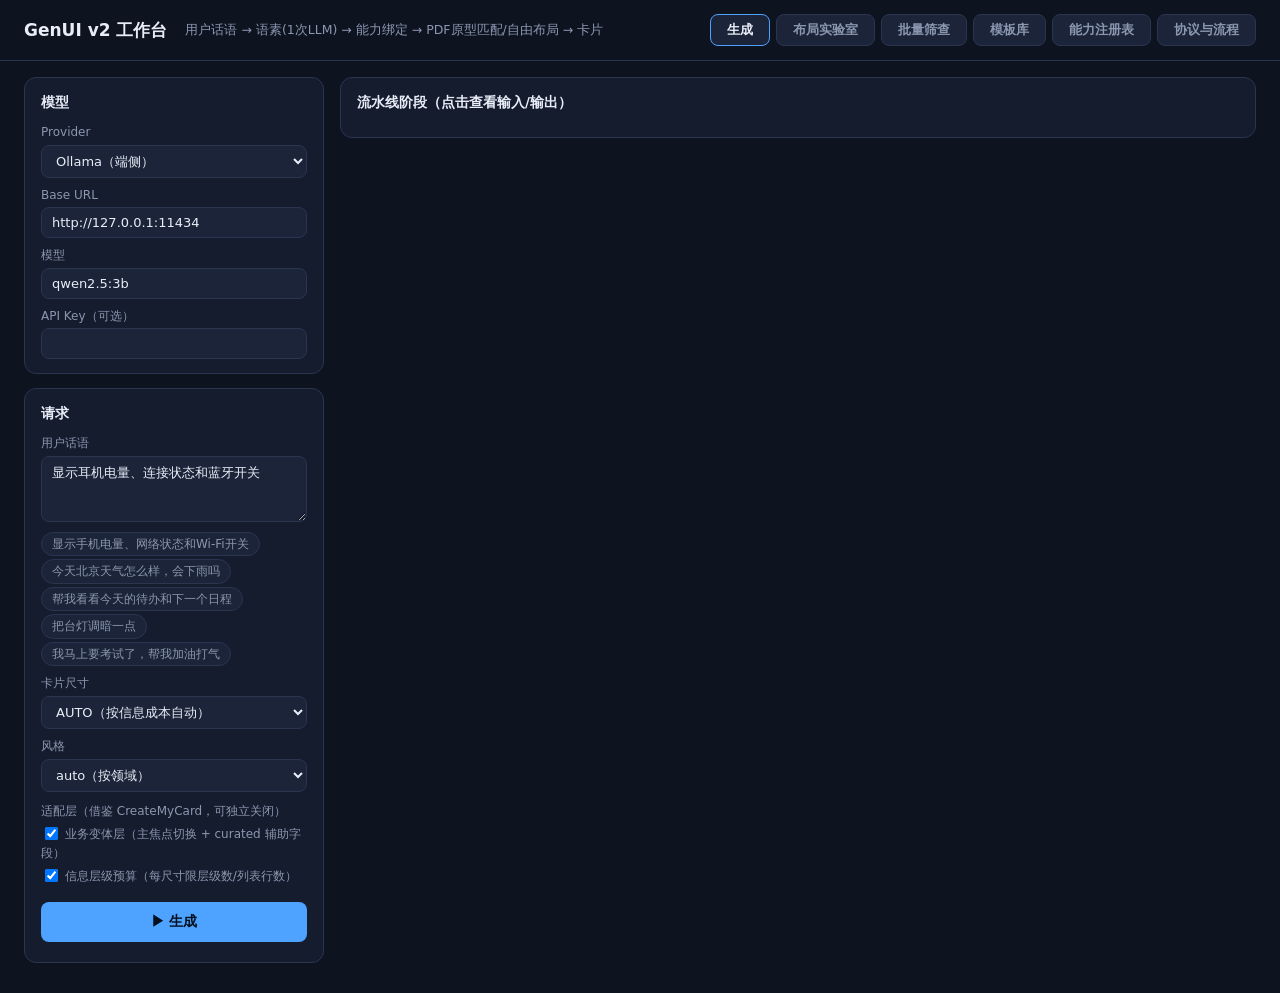
<file: web_v2/index.html>
<!DOCTYPE html>
<html lang="zh-CN">
<head>
<meta charset="UTF-8">
<title>GenUI v2 工作台 — 端侧语素生成</title>
<style>
:root{--bg:#0e1320;--panel:#151c2e;--panel2:#1b2438;--line:#2a3550;--txt:#e8edf7;--dim:#8b97b0;
--acc:#4da3ff;--ok:#3ddc84;--warn:#ffb347;--err:#ff6b6b;--mono:ui-monospace,Consolas,monospace}
*{box-sizing:border-box}
body{margin:0;background:var(--bg);color:var(--txt);font:14px/1.55 system-ui,'Segoe UI','Microsoft YaHei',sans-serif}
header{padding:14px 24px;border-bottom:1px solid var(--line);display:flex;align-items:center;gap:18px;flex-wrap:wrap}
header h1{font-size:17px;margin:0}
header .sub{color:var(--dim);font-size:12.5px}
nav{display:flex;gap:6px;margin-left:auto}
nav button{background:var(--panel2);border:1px solid var(--line);color:var(--dim);border-radius:8px;padding:6px 16px;font-size:13px}
nav button.active{color:var(--txt);border-color:var(--acc)}
.view{display:none;padding:16px 24px}
.view.active{display:block}
.wrap{display:grid;grid-template-columns:300px 1fr;gap:16px;align-items:start}
.card{background:var(--panel);border:1px solid var(--line);border-radius:12px;padding:14px 16px;margin-bottom:14px}
.card h2{font-size:13.5px;margin:0 0 10px}
.card h3{font-size:12.5px;margin:14px 0 6px;color:var(--acc)}
label{display:block;color:var(--dim);font-size:12px;margin:8px 0 3px}
input,select,textarea{width:100%;background:var(--panel2);border:1px solid var(--line);border-radius:8px;
color:var(--txt);padding:7px 10px;font-size:13px;font-family:inherit}
textarea{min-height:66px;resize:vertical}
button{cursor:pointer;border:none;border-radius:8px;font-weight:600;font-size:13px}
.run{width:100%;background:var(--acc);color:#04101f;padding:11px;font-size:14px;margin-top:12px}
.run:disabled{opacity:.45}
.chips .chip{display:inline-block;background:var(--panel2);border:1px solid var(--line);border-radius:999px;
padding:2px 10px;font-size:12px;color:var(--dim);cursor:pointer;margin:3px 4px 0 0}
.chips .chip:hover{border-color:var(--acc);color:var(--txt)}
.stages{display:flex;flex-wrap:wrap;gap:8px}
.stage{background:var(--panel2);border:1px solid var(--line);border-radius:999px;padding:4px 13px;
font-size:12.5px;color:var(--dim);cursor:pointer;display:flex;gap:7px;align-items:center}
.stage b{font-weight:600;color:var(--txt)}
.stage .ms{font-size:11px}
.stage.running{border-color:var(--acc);color:var(--acc)}
.stage.completed{border-color:#1f5c3a}
.stage.completed b{color:var(--ok)}
.stage.failed{border-color:var(--err)}
.stage.failed b{color:var(--err)}
.stage.sel{outline:2px solid var(--acc)}
pre{background:#0b101c;border:1px solid var(--line);border-radius:8px;padding:10px 12px;overflow:auto;
font-family:var(--mono);font-size:12px;margin:6px 0;white-space:pre-wrap;word-break:break-all;max-height:340px}
.result{display:grid;grid-template-columns:auto 1fr;gap:16px;align-items:start}
.previewBox{background:radial-gradient(circle at 30% 20%,#20304e 0,#141b2c 60%);border:1px solid var(--line);
border-radius:14px;padding:34px;display:flex;align-items:center;justify-content:center;min-width:320px;min-height:280px}
#batchDetail .previewBox{align-items:flex-start;justify-content:flex-start;overflow:visible;min-width:320px;min-height:280px}
#batchPreview{display:block;flex:none}
.previewScale{transform:scale(1.35);transform-origin:center}
.meta{font-size:12.5px;color:var(--dim);line-height:1.9}
.meta b{color:var(--txt)}
.tag{display:inline-block;border:1px solid var(--line);border-radius:6px;padding:0 8px;margin-right:6px;font-size:11.5px}
.tag.tpl{color:var(--ok);border-color:var(--ok)}
.tag.free{color:var(--warn);border-color:var(--warn)}
/* ---- 布局实验室 ---- */
.labstats{display:flex;gap:10px;flex-wrap:wrap;margin:6px 0 12px}
.case-grid{display:grid;grid-template-columns:repeat(auto-fill,minmax(215px,1fr));gap:12px}
.case-card{background:var(--panel2);border:1px solid var(--line);border-radius:12px;padding:10px;cursor:pointer}
.case-card:hover{border-color:var(--acc)}
.case-card img{width:100%;border-radius:8px;background:#000;display:block;min-height:60px}
.case-card .cc-head{display:flex;justify-content:space-between;align-items:baseline;margin:6px 0 2px}
.case-card .cc-head b{font-size:12.5px}
.case-card .cc-head small{color:var(--dim);font-size:11px}
.case-card .types i{display:inline-block;font-style:normal;font-size:10px;color:var(--dim);
  border:1px solid var(--line);border-radius:4px;padding:0 4px;margin:1px 2px 0 0}
.case-card output{display:block;font-size:11.5px;margin-top:5px;color:var(--dim)}
.case-card.pass{border-color:#1f5c3a}.case-card.pass output{color:var(--ok)}
.case-card.warn{border-color:var(--warn)}.case-card.warn output{color:var(--warn)}
.case-card.fail{border-color:var(--err)}.case-card.fail output{color:var(--err)}
.lab-detail{display:grid;grid-template-columns:auto auto 1fr;gap:18px;align-items:start}
.lab-detail .colhead{font-size:12px;color:var(--dim);margin-bottom:6px}
.lab-detail img{max-width:260px;border-radius:10px;background:#000}
.mbuilder table input,.mbuilder table select{padding:4px 6px;font-size:12px}
.mbuilder td{padding:3px 4px;border-bottom:none}
.mbuilder .rowbtn{background:var(--panel2);border:1px solid var(--line);color:var(--dim);padding:3px 9px;font-size:12px}
.mbuilder .rowbtn:hover{color:var(--err);border-color:var(--err)}
@media (max-width:1100px){.lab-detail{grid-template-columns:1fr}}
table{width:100%;border-collapse:collapse;font-size:12.5px}
th,td{border-bottom:1px solid var(--line);padding:5px 8px;text-align:left;vertical-align:top}
th{color:var(--dim);font-weight:500;font-size:11.5px}
td code,li code,p code{font-family:var(--mono);font-size:11.5px;background:var(--panel2);border-radius:4px;padding:0 4px}
.res-EXACT,.res-ALIAS{color:var(--ok)} .res-TOKENS{color:var(--warn)} .res-MISS{color:var(--err)}
.tabs{display:flex;gap:6px;margin-bottom:8px}
.tab{background:var(--panel2);border:1px solid var(--line);color:var(--dim);border-radius:8px;padding:5px 13px;font-size:12.5px}
.tab.active{color:var(--txt);border-color:var(--acc)}
.hint{color:var(--dim);font-size:12px;margin-top:6px;line-height:1.7}
a{color:var(--acc)}
.err{color:var(--err);font-size:13px}
.statgrid{display:flex;gap:10px;flex-wrap:wrap;margin-top:8px}
.stat{background:var(--panel2);border:1px solid var(--line);border-radius:10px;padding:8px 14px;min-width:96px}
.stat .v{font-size:19px;font-weight:700}
.stat .k{font-size:11px;color:var(--dim)}
.correction{background:#3a2f16;border:1px solid var(--warn);color:var(--warn);border-radius:8px;
padding:6px 10px;font-size:12px;margin-top:8px}
.tplgrid{display:grid;grid-template-columns:repeat(auto-fill,minmax(230px,1fr));gap:14px}
.wire{position:relative;background:var(--panel2);border:1px solid var(--line);border-radius:12px;width:100%;overflow:hidden}
.wire .slot{position:absolute;border:1px solid rgba(77,163,255,.55);background:rgba(77,163,255,.12);
border-radius:6px;font-size:9.5px;color:#9ec6f5;display:flex;align-items:flex-start;justify-content:flex-start;
padding:2px 4px;overflow:hidden;white-space:nowrap}
.wire .slot.req{border-color:rgba(61,220,132,.7);background:rgba(61,220,132,.12);color:#8ee9b6}
.wire .slot.act{border-color:rgba(255,179,71,.65);background:rgba(255,179,71,.12);color:#f5cf94}
.wire.hit{outline:2px solid var(--ok)}
.tplcard .name{font-size:12.5px;margin:6px 0 1px}
.tplcard .src{font-size:11px;color:var(--dim)}
.docs{max-width:980px;line-height:1.8;font-size:13.5px}
.docs h2{font-size:15px;margin:22px 0 8px;color:var(--txt)}
.docs li{margin:4px 0}
.flow{display:flex;flex-wrap:wrap;gap:8px;align-items:center;margin:10px 0}
.flow .step{background:var(--panel2);border:1px solid var(--line);border-radius:8px;padding:6px 12px;font-size:12.5px}
.flow .step.llm{border-color:var(--warn);color:var(--warn)}
.flow .arr{color:var(--dim)}
@media (max-width:1100px){.result{grid-template-columns:1fr}.wrap{grid-template-columns:1fr}}
</style>
</head>
<body>
<header>
  <h1>GenUI v2 工作台</h1>
  <span class="sub">用户话语 → 语素(1次LLM) → 能力绑定 → PDF原型匹配/自由布局 → 卡片</span>
  <nav>
    <button class="active" data-v="gen">生成</button>
    <button data-v="lab">布局实验室</button>
    <button data-v="batch">批量筛查</button>
    <button data-v="tpl">模板库</button>
    <button data-v="reg">能力注册表</button>
    <button data-v="doc">协议与流程</button>
  </nav>
</header>

<!-- ============ 生成 ============ -->
<div class="view active" id="view-gen">
<div class="wrap">
<div><!-- left -->
  <div class="card">
    <h2>模型</h2>
    <label>Provider</label>
    <select id="provider">
      <option value="ollama" selected>Ollama（端侧）</option>
      <option value="openai_compatible">OpenAI 兼容</option>
      <option value="mock">Mock（离线演示）</option>
    </select>
    <label>Base URL</label>
    <input id="baseUrl" value="http://127.0.0.1:11434">
    <label>模型</label>
    <input id="model" value="qwen2.5:3b">
    <label>API Key（可选）</label>
    <input id="apiKey" type="password" value="">
  </div>
  <div class="card">
    <h2>请求</h2>
    <label>用户话语</label>
    <textarea id="prompt">显示耳机电量、连接状态和蓝牙开关</textarea>
    <div class="chips">
      <span class="chip">显示手机电量、网络状态和Wi-Fi开关</span>
      <span class="chip">今天北京天气怎么样，会下雨吗</span>
      <span class="chip">帮我看看今天的待办和下一个日程</span>
      <span class="chip">把台灯调暗一点</span>
      <span class="chip">我马上要考试了，帮我加油打气</span>
    </div>
    <label>卡片尺寸</label>
    <select id="size">
      <option value="AUTO" selected>AUTO（按信息成本自动）</option>
      <option>2x1</option><option>2x2</option><option>3x2</option><option>3x3</option>
    </select>
    <label>风格</label>
    <select id="style">
      <option value="auto" selected>auto（按领域）</option>
      <option value="light">light 浅色中性</option>
      <option value="blue">blue 天气蓝</option>
      <option value="violet">violet 睡眠紫</option>
      <option value="teal">teal 舒缓青</option>
      <option value="orange">orange 活力橙</option>
    </select>
    <label style="margin-top:10px">适配层（借鉴 CreateMyCard，可独立关闭）</label>
    <label style="margin:4px 0"><input type="checkbox" id="featVariants" checked style="width:auto;vertical-align:-2px">
      业务变体层（主焦点切换 + curated 辅助字段）</label>
    <label style="margin:4px 0"><input type="checkbox" id="featUxBudget" checked style="width:auto;vertical-align:-2px">
      信息层级预算（每尺寸限层级数/列表行数）</label>
    <button class="run" id="runBtn">▶ 生成</button>
    <div class="hint" id="status"></div>
  </div>
</div>
<div><!-- right -->
  <div class="card">
    <h2>流水线阶段（点击查看输入/输出）</h2>
    <div class="stages" id="stages"></div>
    <div id="stageDetail" style="display:none"><pre id="stageJson"></pre></div>
  </div>
  <div class="card" id="usageCard" style="display:none">
    <h2>本次模型调用</h2>
    <div class="statgrid" id="usageStats"></div>
    <details style="margin-top:8px"><summary style="color:var(--acc);font-size:12.5px;cursor:pointer">查看实际发送的提示词</summary>
      <pre id="promptView"></pre></details>
  </div>
  <div class="card" id="resultCard" style="display:none">
    <h2>结果</h2>
    <div class="result">
      <div>
        <div class="previewBox"><div class="previewScale"><iframe id="preview" style="border:none;overflow:hidden" scrolling="no"></iframe></div></div>
        <div class="meta" id="layoutMeta" style="margin-top:10px"></div>
        <div id="layoutWire" style="margin-top:10px"></div>
      </div>
      <div>
        <h2 style="margin-top:0">语素与绑定</h2>
        <table id="morphTable"><thead><tr>
          <th>#</th><th>标签 l</th><th>语义键 q</th><th>形态 f</th><th>角色 r</th>
          <th>→组件</th><th>标签显示</th><th>绑定</th><th>数据路径 / 动作</th></tr></thead><tbody></tbody></table>
        <div id="corrections"></div>
        <div class="hint" id="budgetNote"></div>
      </div>
    </div>
  </div>
  <div class="card" id="codeCard" style="display:none">
    <div class="tabs">
      <button class="tab active" data-t="html">card.html</button>
      <button class="tab" data-t="a2ui">A2UI</button>
      <button class="tab" data-t="dsl">DSL</button>
      <button class="tab" data-t="spec">RenderSpec</button>
      <button class="tab" data-t="draft">模型原始草稿</button>
    </div>
    <pre id="codeView"></pre>
  </div>
</div>
</div>
</div>

<!-- ============ 批量筛查 ============ -->
<div class="view" id="view-batch">
  <div class="card">
    <h2>训练集批量筛查</h2>
    <div class="hint">选择 GD Morpheme 训练集，按序号逐条运行。最后 JSON 模式不调用模型，只执行确定性后半段；原始 Prompt 模式调用当前模型后再执行完整流程。单条失败会记录并继续。</div>
    <div style="display:flex;gap:8px;align-items:end;flex-wrap:wrap;margin:12px 0">
      <label style="min-width:120px">数据集<select id="batchSplit"><option value="train">train</option><option value="dev">dev</option><option value="test">test</option></select></label>
      <label style="min-width:190px">运行模式<select id="batchMode"><option value="json">最后 JSON（不调用模型）</option><option value="prompt">原始 Prompt（调用当前模型）</option></select></label>
      <label style="min-width:220px;flex:1">序号（支持 1,3,5-10）<input id="batchIndices" value="1-5"></label>
      <button class="run" id="batchRun" style="width:auto;margin:0">▶ 开始</button>
      <button class="tab" id="batchStop">■ 停止</button>
      <button class="tab" id="batchClear">清空</button>
    </div>
    <div class="hint" id="batchDatasetMeta">正在读取数据集…</div>
    <div class="hint" id="batchStatus"></div>
    <div id="batchResults" style="display:grid;gap:8px;margin-top:10px"></div>
  </div>
  <div class="card" id="batchDetail" style="display:none">
    <h2>批量样本详情</h2>
    <div class="result">
      <div class="previewBox"><iframe id="batchPreview" style="border:none;overflow:hidden" scrolling="no"></iframe></div>
      <div><pre id="batchJson" style="max-height:520px"></pre></div>
    </div>
  </div>
</div>

<!-- ============ 布局实验室 ============ -->
<div class="view" id="view-lab">
  <div class="card">
    <h2>PDF 用例测试集（68 个真实卡片实例，逐张对照布局准确性）</h2>
    <div class="hint" style="margin-bottom:4px">
      每个用例 = PDF 实例卡的组件构成（首项为 PRIMARY，动作类为 *_ACTION，其余 SECONDARY）。
      判定口径：<span style="color:var(--ok)">绿=模板命中且全部放置</span> ·
      <span style="color:var(--warn)">黄=进入自由布局</span> ·
      <span style="color:var(--err)">红=有语素未放置或出错</span>。点击用例查看 PDF 原图 vs v2 渲染对照。
    </div>
    <div style="display:flex;gap:8px;align-items:center;margin:8px 0">
      <select id="labFilter" style="width:auto">
        <option value="all" selected>全部尺寸</option>
        <option value="1">2x1（14 例）</option><option value="2">2x2（28 例）</option>
        <option value="3">3x2（15 例）</option><option value="4">3x3（11 例）</option>
      </select>
      <button class="tab" id="labRunAll">▶ 运行全部</button>
      <span class="hint" id="labProgress" style="margin:0"></span>
    </div>
    <div class="labstats" id="labStats"></div>
    <div class="case-grid" id="caseGrid"></div>
  </div>

  <div class="card" id="labDetail" style="display:none">
    <h2 id="labDetailTitle">用例详情</h2>
    <div class="lab-detail">
      <div><div class="colhead">PDF 原图</div><img id="labPdfImg" alt="pdf"></div>
      <div><div class="colhead">v2 渲染（同一组语素）</div>
        <div class="previewBox" style="min-width:0;min-height:0;padding:22px">
          <iframe id="labPreview" style="border:none;overflow:hidden" scrolling="no"></iframe>
        </div>
        <div class="meta" id="labMeta" style="margin-top:8px"></div>
        <div id="labWire" style="margin-top:8px"></div>
        <button class="tab" id="labToBuilder" style="margin-top:8px">⬇ 载入语素构造器微调</button>
      </div>
      <div>
        <div class="tabs">
          <button class="tab active" data-lt="spec">语素</button>
          <button class="tab" data-lt="layout">布局</button>
          <button class="tab" data-lt="html">card.html</button>
          <button class="tab" data-lt="a2ui">A2UI</button>
          <button class="tab" data-lt="dsl">DSL</button>
        </div>
        <pre id="labCode" style="max-height:430px"></pre>
      </div>
    </div>
  </div>

  <div class="card mbuilder">
    <h2>语素构造器（确定性 · 不经过模型，直接测模板选择与布局）</h2>
    <div style="display:flex;gap:10px;flex-wrap:wrap;align-items:end;margin-bottom:8px">
      <div><label>标题</label><input id="mbTitle" value="测试卡片" style="width:140px"></div>
      <div><label>尺寸</label><select id="mbSize" style="width:auto">
        <option>2x1</option><option selected>2x2</option><option>3x2</option><option>3x3</option></select></div>
      <div><label>风格</label><select id="mbStyle" style="width:auto">
        <option value="light" selected>light</option><option value="blue">blue</option>
        <option value="violet">violet</option><option value="teal">teal</option><option value="orange">orange</option></select></div>
      <button class="tab" id="mbAdd">＋ 添加语素</button>
      <button class="run" id="mbRun" style="width:auto;margin:0;padding:8px 22px">▶ 运行布局</button>
    </div>
    <table><thead><tr><th style="width:26px">#</th><th>组件</th><th>标签</th><th>角色</th>
      <th>数据形态</th><th>值(可选)</th><th>优先级(可选)</th><th></th></tr></thead>
      <tbody id="mbRows"></tbody></table>
    <div class="hint">组件与角色直接决定模板槽位匹配；留空值时用确定性示例数据填充。
      运行结果显示在上方「用例详情」面板。</div>
  </div>
</div>

<!-- ============ 模板库 ============ -->
<div class="view" id="view-tpl">
  <div class="card">
    <h2>PDF 原型模板库（18 个，来自设计稿逐页提取）</h2>
    <div class="hint">线框为槽位声明的可视化：<span style="color:#8ee9b6">绿=必填槽</span> ·
      <span style="color:#9ec6f5">蓝=可选槽</span> · <span style="color:#f5cf94">橙=动作/媒体槽</span>。
      标注为「槽位ID·接受的组件族」。原始设计稿：
      <a href="/assets/pdf-2x1.jpg" target="_blank">2x1</a> ·
      <a href="/assets/pdf-2x2.jpg" target="_blank">2x2</a> ·
      <a href="/assets/pdf-3x2.jpg" target="_blank">3x2</a> ·
      <a href="/assets/pdf-3x3.jpg" target="_blank">3x3</a>。
      最近一次生成命中的模板会以<span style="color:var(--ok)">绿色描边</span>高亮。</div>
  </div>
  <div id="tplGroups"></div>
</div>

<!-- ============ 能力注册表 ============ -->
<div class="view" id="view-reg">
  <div class="card">
    <h2>端侧能力注册表（声明式清单，安装期聚合）</h2>
    <div class="hint">模型输出的语义键 <code>q</code> 按 EXACT → ALIAS → TOKENS 三级在此解析；
      表外键降级为静态文本，永不执行。<code>aliases</code> 同时派生领域路由词表；
      <code>permission</code> 由宿主在绑定前校验，不进提示词。</div>
  </div>
  <div id="regGroups"></div>
</div>

<!-- ============ 协议与流程 ============ -->
<div class="view" id="view-doc">
  <div class="docs">
    <div class="card">
      <h2>流水线（1 次 LLM，其余全确定性）</h2>
      <div class="flow">
        <span class="step">用户话语</span><span class="arr">→</span>
        <span class="step">规则路由<br><small>注册表别名派生词表</small></span><span class="arr">→</span>
        <span class="step llm">LLM 语素草稿<br><small>≤1次带错重试</small></span><span class="arr">→</span>
        <span class="step">角色规范化<br><small>多PRIMARY自动降级</small></span><span class="arr">→</span>
        <span class="step">能力绑定<br><small>路径/动作/权限/首帧值</small></span><span class="arr">→</span>
        <span class="step">组件推导<br><small>(r,f)→8种组件</small></span><span class="arr">→</span>
        <span class="step">尺寸+信息预算<br><small>按成本降级</small></span><span class="arr">→</span>
        <span class="step">原型匹配/自由布局</span><span class="arr">→</span>
        <span class="step">令牌化渲染<br><small>HTML/A2UI/DSL</small></span>
      </div>
    </div>
    <div class="card">
      <h2>语素协议 v2 — 每个字段的功能</h2>
      <table><thead><tr><th>字段</th><th>承载什么</th><th>优化效果</th></tr></thead><tbody>
        <tr><td><code>t</code></td><td>卡片标题（用户语言，可 null）</td><td>自由布局标题栏；稳定选型签名输入</td></tr>
        <tr><td><code>m[].l</code></td><td>信息的用户语言称呼</td><td>模型唯一自由文本，承载本地化；绑定解析辅助证据；未绑定时的安全兜底展示</td></tr>
        <tr><td><code>m[].q</code></td><td>英文语义键（如 phone.battery.level）</td><td>与能力注册表的接缝：三级解析定位数据路径/动作/权限；表外键安全降级</td></tr>
        <tr><td><code>m[].f</code></td><td>数据形态（NUMBER/PERCENTAGE/ENUM/BOOLEAN/LIST…）</td><td>组件推导主输入；绑定成功后以注册表声明为准，模型猜错零成本自愈</td></tr>
        <tr><td><code>m[].r</code></td><td>信息角色（PRIMARY/SECONDARY/…/WARNING）</td><td>同时驱动：优先级降级顺序、模板槽位匹配、自由布局分带、视觉强调</td></tr>
      </tbody></table>
      <h2>被删除的字段（删除即优化）</h2>
      <ul>
        <li><code>k</code> 组件 — 模型最常出错的决策；由 (r,f) 完全推导，错误类整体消失，输出省 ~15% token。</li>
        <li><code>s</code> 载体 / <code>z</code> 尺寸 — 是请求输入不是模型判断；AUTO 时按信息成本确定性决定。</li>
        <li><code>d</code> 密度 — 信息预算的结果而非模型的选择。</li>
      </ul>
      <h2>系统提示词（实际使用，从服务端读取）</h2>
      <pre id="metaPrompt">加载中…</pre>
      <h2>约束表（尺寸限额 / 组件成本 / 角色优先级）</h2>
      <pre id="metaLimits">加载中…</pre>
      <div class="hint">完整方案文档：<code>docs/V2-全端侧方案设计.md</code>（全端侧成本核算、准确性预期、
        API 注册形式、模板命中与自由排版策略、保真度令牌）。旧版 v1 工作台仍可运行：
        <code>python -m genui_intent.workbench</code>（8765 端口）。</div>
    </div>
  </div>
</div>

<script>
"use strict";
const TOKEN="__REQUEST_TOKEN__";
const $=id=>document.getElementById(id);
let stagesData={}, outputs=null, resultData=null, usage=[], promptUsed=null, lastTemplateId=null, tplData=null;
function escapeHtml(value){return String(value).replace(/[&<>\"]/g,c=>({"&":"&amp;","<":"&lt;",">":"&gt;","\"":"&quot;"}[c]));}

/* ---------- nav ---------- */
document.querySelectorAll("nav button").forEach(b=>b.onclick=()=>{
  document.querySelectorAll("nav button").forEach(x=>x.classList.remove("active"));b.classList.add("active");
  document.querySelectorAll(".view").forEach(v=>v.classList.remove("active"));
  $("view-"+b.dataset.v).classList.add("active");
  if(b.dataset.v==="tpl") renderTemplates();
  if(b.dataset.v==="reg") renderRegistry();
  if(b.dataset.v==="doc") renderMeta();
  if(b.dataset.v==="lab") renderLabCases();
});

document.querySelectorAll(".chip").forEach(c=>c.onclick=()=>{$("prompt").value=c.textContent;});
$("provider").onchange=e=>{
  if(e.target.value==="ollama"){$("baseUrl").value="http://127.0.0.1:11434";$("model").value="qwen2.5:3b";}
  if(e.target.value==="openai_compatible"){$("baseUrl").value="http://127.0.0.1:8080/v1";}
};
document.querySelectorAll(".tab").forEach(t=>t.onclick=()=>{
  document.querySelectorAll(".tab").forEach(x=>x.classList.remove("active"));t.classList.add("active");
  showCode(t.dataset.t);
});
function showCode(kind){
  if(!outputs) return;
  const view=$("codeView");
  if(kind==="html") view.textContent=outputs.html_css.files["card.css"]+"\n\n"+outputs.html_css.files["card.html"];
  else if(kind==="a2ui") view.textContent=outputs.a2ui.ndjson;
  else if(kind==="dsl") view.textContent=outputs.dsl.code;
  else if(kind==="draft") view.textContent=JSON.stringify(resultData.draft,null,2)+
    (resultData.roleCorrections&&resultData.roleCorrections.length?
      "\n\n// 角色规范化修正：\n"+JSON.stringify(resultData.roleCorrections,null,2):"");
  else view.textContent=JSON.stringify(resultData.renderSpec,null,2);
}
function stageChip(name,status,ms){
  let el=stagesData[name]&&stagesData[name].el;
  if(!el){el=document.createElement("div");el.className="stage";el.innerHTML="<b></b><span class='ms'></span>";
    el.onclick=()=>{document.querySelectorAll(".stage").forEach(x=>x.classList.remove("sel"));el.classList.add("sel");
      $("stageDetail").style.display="";
      $("stageJson").textContent=JSON.stringify(stagesData[name].event,null,2);};
    $("stages").appendChild(el);}
  el.querySelector("b").textContent=name;
  el.querySelector(".ms").textContent=ms!=null?ms.toFixed(0)+"ms":"";
  el.className="stage "+status;
  return el;
}
async function run(){
  const btn=$("runBtn"); btn.disabled=true;
  $("stages").innerHTML=""; stagesData={}; usage=[]; promptUsed=null;
  $("stageDetail").style.display="none";
  ["resultCard","codeCard","usageCard"].forEach(id=>$(id).style.display="none");
  $("status").textContent="运行中…"; $("status").className="hint";
  const body={prompt:$("prompt").value, provider:$("provider").value, base_url:$("baseUrl").value,
    model:$("model").value, api_key:$("apiKey").value, card_size:$("size").value, style_id:$("style").value,
    features:{variants:$("featVariants").checked, ux_budget:$("featUxBudget").checked}};
  try{
    const res=await fetch("/api/run",{method:"POST",headers:{"Content-Type":"application/json","X-Workbench-Token":TOKEN},
      body:JSON.stringify(body)});
    if(!res.ok){throw new Error("HTTP "+res.status+" "+await res.text());}
    const reader=res.body.getReader(); const dec=new TextDecoder(); let buf="";
    while(true){
      const {done,value}=await reader.read(); if(done)break;
      buf+=dec.decode(value,{stream:true});
      let idx;
      while((idx=buf.indexOf("\n"))>=0){
        const line=buf.slice(0,idx).trim(); buf=buf.slice(idx+1);
        if(line) handleEvent(JSON.parse(line));
      }
    }
  }catch(e){$("status").textContent="✗ "+e.message;$("status").className="hint err";}
  finally{btn.disabled=false;}
}
function handleEvent(ev){
  if(ev.type==="done"){
    $("status").textContent=ev.ok?"✓ 完成":"✗ "+(ev.error||"失败");
    $("status").className=ev.ok?"hint":"hint err"; return;
  }
  if(ev.stage==="result"&&ev.status==="completed"){renderResult(ev.output);return;}
  if(ev.stage&&ev.stage.startsWith("model_call")&&ev.status==="completed"&&ev.usage) usage.push(ev.usage);
  if(ev.stage==="prompt"&&ev.status==="completed"&&ev.output) promptUsed=ev.output;
  stagesData[ev.stage]=stagesData[ev.stage]||{};
  stagesData[ev.stage].event=ev;
  stagesData[ev.stage].el=stageChip(ev.stage,ev.status,ev.elapsedMs);
}
function renderUsage(){
  if(!usage.length) return;
  const sum=k=>usage.reduce((a,u)=>a+(u[k]||0),0);
  const stats=[["调用次数",usage.length],["输入 token",sum("inputTokens")||"—"],
    ["输出 token",sum("outputTokens")||"—"],
    ["prefill",usage[0].prefillMs!=null?Math.round(sum("prefillMs"))+" ms":"—"],
    ["decode",usage[0].decodeMs!=null?Math.round(sum("decodeMs"))+" ms":"—"]];
  $("usageStats").innerHTML=stats.map(([k,v])=>"<div class='stat'><div class='v'>"+v+"</div><div class='k'>"+k+"</div></div>").join("");
  if(promptUsed) $("promptView").textContent="SYSTEM:\n"+promptUsed.system+"\n\nUSER:\n"+promptUsed.user;
  $("usageCard").style.display="";
}
function wireframe(size,slots,sizesMeta,scale,hit){
  const dims=sizesMeta[size]; const w=Math.round(dims.w*scale), h=Math.round(dims.h*scale);
  const rows=dims.grid_rows;
  let html='<div class="wire'+(hit?" hit":"")+'" style="width:'+w+'px;height:'+h+'px;border-radius:'+Math.round(dims.radius*scale*0.8)+'px">';
  slots.forEach(s=>{
    const r=s.rect;
    const cls=s.required?"slot req":((s.accepts||[]).some(a=>a==="ACTION"||a==="MEDIA")?"slot act":"slot");
    const lbl=s.id+(s.accepts?("·"+s.accepts.join("/")):"");
    html+='<div class="'+cls+'" style="left:'+(r.x/12*100)+'%;top:'+(r.y/rows*100)+'%;width:'+(r.w/12*100)+'%;height:'+(r.h/rows*100)+'%">'+lbl+'</div>';
  });
  return html+"</div>";
}
function renderResult(out){
  resultData=out; outputs=out.protocolOutputs;
  const layout=out.layout, spec=out.morphemeSpec;
  const frame=$("preview");
  const m=/width:(\d+)px;height:(\d+)px/.exec(outputs.html_css.files["card.css"]);
  if(m){frame.width=+m[1]+8;frame.height=+m[2]+8;}
  frame.srcdoc="<body style='margin:4px;background:transparent'>"+out.code+"</body>";
  const isFree=layout.mode==="FREE";
  lastTemplateId=isFree?null:layout.templateId;
  $("layoutMeta").innerHTML=
    "<span class='tag "+(isFree?"free":"tpl")+"'>"+(isFree?"自由布局":"模板命中")+"</span>"+
    "<span class='tag'>"+spec.surface.size+"</span>"+
    "<span class='tag'>"+out.layout.style.preset+"</span><br>"+
    "<b>"+layout.templateName+"</b> <span style='color:var(--dim)'>("+layout.templateId+")</span><br>"+
    "来源："+(layout.source||"—")+" · 覆盖率 "+(layout.confidence*100).toFixed(0)+"%<br>"+
    (layout.alternatives&&layout.alternatives.length?
      "候选：" + layout.alternatives.map(a=>a.templateId+"("+(a.coverage*100).toFixed(0)+"%)").join(" / "):"")+
    (layout.unplaced&&layout.unplaced.length?"<br><span class='err'>未放下："+layout.unplaced.join(",")+"</span>":"");
  // 实际布局线框
  fetch("/api/templates").then(r=>r.json()).then(t=>{
    const slots=layout.slots.map(s=>({id:(s.component?s.component.type:(s.placeholder||"")),
      rect:s.rect,required:s.match==="EXACT"||s.match==="FAMILY",accepts:null}));
    $("layoutWire").innerHTML="<div class='hint' style='margin-bottom:4px'>本次实际槽位分布：</div>"+
      wireframe(spec.surface.size,slots,t.sizes,0.55,false);
  });
  const tbody=$("morphTable").querySelector("tbody"); tbody.innerHTML="";
  const bindByQ={}; (out.bindReport||[]).forEach(r=>bindByQ[r.id]=r);
  const lblById={}; (out.labelDecisions||[]).forEach(d=>lblById[d.id]=d);
  const LBL_REASON={BUTTON_EMBEDS_LABEL:"按钮文字即标签",WARNING_ALWAYS:"警示必须保留",
    SIBLING_DISAMBIGUATION:"同类多个需区分",VALUE_SELF_EVIDENT:"值自明(单位/格式)",
    TITLE_CONTEXT_COVERS:"标题已含领域",TITLE_SUBSUMES_LABEL:"标题包含标签",DEFAULT_SHOW:"默认保留"};
  spec.morphemes.forEach(item=>{
    const b=item.binding||{}, rep=bindByQ[item.id]||{}, ld=lblById[item.id]||{show:true,reason:"DEFAULT_SHOW"};
    const pathOrAction=(b.path?("<code>"+b.path+"</code>"):"")+
      (b.action?(" <code>"+b.action.call+"</code>"):"")+
      (b.generator?" 内容模块":"")+((!b.path&&!b.action&&!b.generator)?"—":"");
    const lblCell=ld.show?"<span style='color:var(--ok)'>✓ 显示</span>":
      "<span style='color:var(--warn)'>◌ 隐藏</span><br><span style='color:var(--dim);font-size:11px'>"+
      (LBL_REASON[ld.reason]||ld.reason)+"</span>";
    tbody.insertAdjacentHTML("beforeend","<tr><td>"+item.id+"</td><td>"+(item.label||"")+
      "</td><td><code>"+item.semanticKey+"</code></td><td>"+item.valueType+"</td><td>"+item.role+
      "</td><td><b>"+item.type+"</b></td><td>"+lblCell+"</td><td class='res-"+(b.resolution||"MISS")+"'>"+(b.resolution||"—")+
      (rep.provider?("<br><span style='color:var(--dim)'>"+rep.provider+"</span>"):"")+
      "</td><td>"+pathOrAction+"</td></tr>");
  });
  const corr=out.roleCorrections||[];
  const flow=(out.flowNotes||[]).map(n=>"<div class='correction'>⚙ "+n+"</div>").join("");
  $("corrections").innerHTML=(corr.length?corr.map(c=>
    "<div class='correction'>⚙ 角色规范化："+(c.label||("m"+(c.index+1)))+" "+c.from+" → "+c.to+
    "（"+({MULTI_PRIMARY:"PRIMARY 只保留优先一条",NO_PRIMARY:"缺少主信息，自动提升",ACTION_LIMIT:"动作超过 2 个"}[c.reason]||c.reason)+
    "，未消耗模型重试）</div>").join(""):"")+flow;
  $("budgetNote").textContent=out.budget?("信息预算："+out.budget.used+"/"+out.budget.capacity+
    (out.budget.dropped.length?(" · 降级丢弃 "+out.budget.dropped.map(d=>d.label).join("、")):" · 无降级")):"";
  renderUsage();
  $("resultCard").style.display=""; $("codeCard").style.display="";
  showCode(document.querySelector(".tab.active").dataset.t);
}
/* ---------- 模板库 ---------- */
async function renderTemplates(){
  if(!tplData) tplData=await (await fetch("/api/templates")).json();
  const groups={};
  tplData.templates.forEach(t=>{(groups[t.size]=groups[t.size]||[]).push(t);});
  $("tplGroups").innerHTML=Object.entries(groups).map(([size,list])=>
    "<div class='card'><h2>"+size+"（"+list.length+" 个）</h2><div class='tplgrid'>"+
    list.map(t=>"<div class='tplcard'>"+
      wireframe(size,t.slots,tplData.sizes,size==="2x1"?0.72:0.58,t.id===lastTemplateId)+
      "<div class='name'><b>"+t.name+"</b> <span style='color:var(--dim)'>"+t.id+"</span></div>"+
      "<div class='src'>"+t.source+" · "+t.slots.length+" 槽位</div></div>").join("")+
    "</div></div>").join("");
}
/* ---------- 注册表 ---------- */
async function renderRegistry(){
  const provs=await (await fetch("/api/registry")).json();
  $("regGroups").innerHTML=provs.map(p=>
    "<div class='card'><h2>"+p.providerId+" <span class='tag'>"+p.domain+"</span>"+
    (p.permission?("<span class='tag' style='color:var(--warn)'>"+p.permission+"</span>"):"")+"</h2>"+
    "<table><thead><tr><th>语义键</th><th>别名</th><th>数据路径</th><th>形态</th><th>首帧值</th><th>动作</th><th>刷新</th></tr></thead><tbody>"+
    p.entries.map(e=>"<tr><td><code>"+e.key+"</code></td><td>"+(e.aliases||[]).join("、")+
      "</td><td>"+(e.path?("<code>"+e.path+"</code>"):(e.generator?"内容模块":"—"))+
      "</td><td>"+e.valueType+"</td><td>"+JSON.stringify(e.sample).slice(0,40)+
      "</td><td>"+(e.action?("<code>"+e.action.call+"</code>"):"—")+
      "</td><td>"+(e.freshness||"")+"</td></tr>").join("")+
    "</tbody></table></div>").join("");
}
/* ---------- 协议说明 ---------- */
async function renderMeta(){
  const meta=await (await fetch("/api/meta")).json();
  $("metaPrompt").textContent="SYSTEM（固定前缀，逐字节稳定 → KV缓存复用）:\n"+meta.systemPrompt+
    "\n\nFEW-SHOT（随前缀缓存）:\n"+meta.fewshot;
  $("metaLimits").textContent=
    "每尺寸语素上限  "+JSON.stringify(meta.sizeLimits)+
    "\n每尺寸信息预算  "+JSON.stringify(meta.sizeBudgets)+
    "\n组件成本        "+JSON.stringify(meta.componentCost)+
    "\n角色优先级      "+JSON.stringify(meta.rolePriority)+
    "\n风格预设        "+JSON.stringify(meta.styles);
}
/* ================================================================
 *  布局实验室：PDF 用例测试集 + 语素构造器（全确定性，不经过模型）
 * ================================================================ */
const RAW_CASES={
1:[['搜索','TEXT ICON'],['未接来电','TEXT STATUS BUTTON'],['步数','METRIC ICON'],['北京天气','STATUS METRIC ICON'],['联系人快捷拨号','TEXT BUTTON'],['24小时内未接来电','TEXT STATUS ICON'],['睡眠时长','TEXT METRIC PROGRESS'],['短视频剪辑','TEXT BUTTON'],['睡前 BGM','TEXT STATUS BUTTON'],['舒缓减压呼吸','TEXT PROGRESS BUTTON'],['饮食日记','TEXT BUTTON'],['电影继续播放','TEXT STATUS BUTTON'],['开始运动','TEXT BUTTON'],['闹钟提醒','TEXT STATUS BUTTON']],
2:[['歌单推荐','TEXT IMAGE BUTTON'],['地球资讯','IMAGE TEXT'],['宇宙探险记','TEXT IMAGE BUTTON'],['附近加油站','TEXT STATUS BUTTON'],['手机使用','METRIC LIST PROGRESS'],['安装状态扫描','PROGRESS STATUS BUTTON'],['今日步数','METRIC BUTTON'],['今日无日程','TEXT METRIC'],['常用联系人','TEXT BUTTON BUTTON BUTTON BUTTON'],['今日会议','TEXT LIST'],['运动摄影','IMAGE TEXT BUTTON'],['科技新闻','IMAGE TEXT'],['CityPop Music','TEXT IMAGE BUTTON'],['应用检测','TEXT BUTTON'],['还可摄入','METRIC LIST PROGRESS'],['春节倒计时','METRIC TEXT'],['睡眠评分','METRIC STATUS BUTTON'],['北京天气方卡','STATUS METRIC TEXT'],['相机快捷方式','BUTTON BUTTON BUTTON BUTTON'],['全部待办','TEXT LIST'],['录音机','TEXT PROGRESS BUTTON'],['插画设计指南','TEXT IMAGE'],['阳台环境','TEXT METRIC METRIC METRIC'],['压力检测','METRIC STATUS BUTTON'],['每日技巧','TEXT LIST'],['Sound X','TEXT IMAGE BUTTON'],['会议提醒','STATUS TEXT BUTTON'],['跑步课程','TEXT IMAGE PROGRESS']],
3:[['车主服务','TEXT BUTTON BUTTON BUTTON BUTTON'],['应用搜索','TEXT BUTTON BUTTON BUTTON BUTTON'],['英雄联盟','TEXT IMAGE BUTTON BUTTON'],['粉雾海音乐','TEXT IMAGE BUTTON BUTTON BUTTON'],['横向天气','STATUS METRIC LIST'],['备忘录','TEXT LIST'],['网站推荐','IMAGE TEXT BUTTON'],['全屋设备','TEXT BUTTON BUTTON BUTTON BUTTON'],['发现更多应用','TEXT BUTTON BUTTON BUTTON'],['月历','METRIC LIST'],['会议日程','TEXT LIST BUTTON'],['每日精选','TEXT LIST IMAGE'],['维多利亚影视','IMAGE TEXT BUTTON'],['古典音乐','IMAGE TEXT BUTTON BUTTON BUTTON'],['汽车资讯','IMAGE TEXT LIST']],
4:[['Cybertruck 资讯','IMAGE TEXT'],['古典播放列表','IMAGE TEXT LIST BUTTON'],['月历大卡','METRIC LIST'],['备忘录大卡','TEXT LIST'],['视频通话','IMAGE BUTTON BUTTON BUTTON'],['媒体推荐列表','IMAGE TEXT LIST BUTTON'],['十日天气','STATUS METRIC LIST PROGRESS'],['两日日程','TEXT LIST'],['时尚图集','IMAGE TEXT LIST'],['汽车新闻流','IMAGE TEXT LIST'],['书籍推荐','TEXT IMAGE LIST']]
};
const LAB_SIZE_BY_PAGE={1:"2x1",2:"2x2",3:"3x2",4:"3x3"};
const LAB_TYPE_CN={TEXT:"文本",METRIC:"数值",STATUS:"状态",PROGRESS:"进度",SWITCH:"开关",
  SLIDER:"滑条",BUTTON:"操作",LIST:"列表",IMAGE:"图片",ICON:"图标"};
const LAB_CASES=[];
for(const [page,items] of Object.entries(RAW_CASES))
  items.forEach(([title,types],index)=>{
    const morphemes=types.split(" ").map((type,i)=>({
      type, label:i===0?title:LAB_TYPE_CN[type],
      role:i===0?"PRIMARY":["BUTTON","SWITCH","SLIDER"].includes(type)?"PRIMARY_ACTION":"SECONDARY"}));
    LAB_CASES.push({id:`P${page}-${String(index+1).padStart(2,"0")}`, page:+page,
      size:LAB_SIZE_BY_PAGE[page], title, morphemes});
  });
const labResults=new Map();
let labCurrent=null;

async function labApi(body){
  const res=await fetch("/api/layout-test",{method:"POST",
    headers:{"Content-Type":"application/json","X-Workbench-Token":TOKEN},body:JSON.stringify(body)});
  if(!res.ok) throw new Error("HTTP "+res.status+" "+(await res.text()).slice(0,200));
  return res.json();
}
function labVisible(){
  const f=$("labFilter").value;
  return LAB_CASES.filter(c=>f==="all"||String(c.page)===f);
}
function labVerdict(r){
  if(r.error) return ["fail","✗ "+r.error];
  const l=r.layout, un=l.unplaced.length;
  if(un) return ["fail",`${l.templateName} · 未放置 ${un}`];
  if(l.mode==="FREE") return ["warn","自由布局"];
  return ["pass",`${l.templateName} · ${(l.confidence*100).toFixed(0)}%`+(l.mode==="TEMPLATE_EXTENDED"?" · 扩展":"")];
}
function labStats(){
  const run=[...labResults.values()];
  const hit=run.filter(r=>!r.error&&r.layout.mode!=="FREE"&&!r.layout.unplaced.length).length;
  const ext=run.filter(r=>!r.error&&r.layout.mode==="TEMPLATE_EXTENDED").length;
  const free=run.filter(r=>!r.error&&r.layout.mode==="FREE").length;
  const bad=run.filter(r=>r.error||(r.layout&&r.layout.unplaced.length)).length;
  const pct=run.length?((hit/run.length)*100).toFixed(1):"—";
  const rows=[["已运行",run.length+" / "+LAB_CASES.length],["模板命中率",pct+"%"],
    ["命中(含扩展)",hit],["其中留白扩展",ext],["自由布局",free],["未放置/出错",bad]];
  $("labStats").innerHTML=rows.map(([k,v])=>
    `<div class='stat'><div class='v'>${v}</div><div class='k'>${k}</div></div>`).join("");
}
function renderLabCases(){
  const grid=$("caseGrid"); grid.innerHTML="";
  for(const test of labVisible()){
    const card=document.createElement("div"); card.className="case-card"; card.id="case-"+test.id;
    card.innerHTML=`<img loading="lazy" src="/assets/pdf-cases/${test.id}.jpg" onerror="this.style.display='none'">
      <div class="cc-head"><b>${test.title}</b><small>${test.id} · ${test.size}</small></div>
      <div class="types">${test.morphemes.map(m=>`<i>${m.type}</i>`).join("")}</div>
      <output>待运行 — 点击运行并查看对照</output>`;
    const cached=labResults.get(test.id);
    if(cached){const [cls,txt]=labVerdict(cached); card.classList.add(cls); card.querySelector("output").textContent=txt;}
    card.onclick=()=>runLabCase(test);
    grid.appendChild(card);
  }
  labStats();
}
async function runLabCase(test){
  const card=$("case-"+test.id), out=card&&card.querySelector("output");
  try{
    let result=labResults.get(test.id);
    if(!result||result.error){
      if(out) out.textContent="运行中…";
      result=await labApi({title:test.title,size:test.size,style_id:"light",morphemes:test.morphemes});
      labResults.set(test.id,result);
    }
    showLabResult(test,result);
  }catch(e){ labResults.set(test.id,{error:e.message}); }
  if(card){const r=labResults.get(test.id),[cls,txt]=labVerdict(r);
    card.classList.remove("pass","warn","fail"); card.classList.add(cls); out.textContent=txt;}
  labStats();
}
async function showLabResult(test,result){
  labCurrent={test,result};
  $("labDetail").style.display="";
  $("labDetailTitle").textContent=`用例详情 — ${test.title}（${test.id||"构造器"} · ${test.size}）`;
  const img=$("labPdfImg");
  if(test.id){ img.style.display=""; img.src=`/assets/pdf-cases/${test.id}.jpg`; }
  else img.style.display="none";
  if(result.error){ $("labMeta").innerHTML="<span class='err'>"+result.error+"</span>"; return; }
  const frame=$("labPreview");
  const m=/width:(\d+)px;height:(\d+)px/.exec(result.outputs.html_css.files["card.css"]);
  if(m){frame.width=+m[1]+8;frame.height=+m[2]+8;}
  frame.srcdoc="<body style='margin:4px;background:transparent'>"+result.code+"</body>";
  const l=result.layout, isFree=l.mode==="FREE";
  const hiddenLabels=(result.labelDecisions||[]).filter(d=>!d.show).map(d=>d.label);
  const coalesceNote=(result.coalesceNotes||[]).map(n=>"<br><span style='color:var(--warn)'>⚙ "+n+"</span>").join("");
  $("labMeta").innerHTML=
    `<span class='tag ${isFree?"free":"tpl"}'>${isFree?"自由布局":"模板命中"}</span>`+
    `<b>${l.templateName}</b> <span style='color:var(--dim)'>(${l.templateId})</span><br>`+
    `来源：${l.source||"—"} · 覆盖率 ${(l.confidence*100).toFixed(0)}%`+
    (l.alternatives&&l.alternatives.length?`<br>候选：${l.alternatives.map(a=>a.templateId+"("+(a.coverage*100).toFixed(0)+"%)").join(" / ")}`:"")+
    (hiddenLabels.length?`<br>标签消隐：${hiddenLabels.join("、")}`:"")+coalesceNote+
    (l.unplaced.length?`<br><span class='err'>未放置：${l.unplaced.join(",")}</span>`:"");
  if(!tplData) tplData=await (await fetch("/api/templates")).json();
  const slots=l.slots.map(s=>({id:(s.component?s.component.type:(s.placeholder||"")),
    rect:s.rect,required:s.match==="EXACT"||s.match==="FAMILY",accepts:null}));
  $("labWire").innerHTML="<div class='hint' style='margin-bottom:4px'>槽位分布：</div>"+
    wireframe(test.size,slots,tplData.sizes,0.5,false);
  showLabTab();
}
function showLabTab(){
  if(!labCurrent||labCurrent.result.error) return;
  const t=document.querySelector("[data-lt].active").dataset.lt, r=labCurrent.result, v=$("labCode");
  if(t==="spec") v.textContent=JSON.stringify(r.morphemeSpec,null,2);
  else if(t==="layout") v.textContent=JSON.stringify(r.layout,null,2);
  else if(t==="html") v.textContent=r.outputs.html_css.files["card.css"]+"\n\n"+r.outputs.html_css.files["card.html"];
  else if(t==="a2ui") v.textContent=r.outputs.a2ui.ndjson;
  else v.textContent=r.outputs.dsl.code;
}
document.querySelectorAll("[data-lt]").forEach(b=>b.onclick=()=>{
  document.querySelectorAll("[data-lt]").forEach(x=>x.classList.remove("active"));
  b.classList.add("active"); showLabTab();
});
$("labFilter").onchange=renderLabCases;
$("labRunAll").onclick=async()=>{
  const list=labVisible(); let n=0;
  for(const test of list){
    n++; $("labProgress").textContent=`运行 ${n}/${list.length} …`;
    if(!labResults.has(test.id)||labResults.get(test.id).error){
      try{ labResults.set(test.id,await labApi({title:test.title,size:test.size,style_id:"light",morphemes:test.morphemes})); }
      catch(e){ labResults.set(test.id,{error:e.message}); }
    }
  }
  $("labProgress").textContent="完成";
  renderLabCases();
};
/* ---- 语素构造器 ---- */
const MB_ROLES=["PRIMARY","SECONDARY","SUPPORTING","PRIMARY_ACTION","SECONDARY_ACTION","WARNING"];
const MB_VTS=["STRING","NUMBER","PERCENTAGE","ENUM","BOOLEAN","DURATION","DATETIME","LIST","UNKNOWN"];
function mbAddRow(m){
  m=m||{type:"TEXT",label:"",role:"SECONDARY",valueType:"",value:"",priority:""};
  const tr=document.createElement("tr");
  const opt=(list,sel)=>list.map(x=>`<option${x===sel?" selected":""}>${x}</option>`).join("");
  tr.innerHTML=`<td class="mbn"></td>
    <td><select class="mb-type">${opt(Object.keys(LAB_TYPE_CN),m.type)}</select></td>
    <td><input class="mb-label" value="${(m.label||"").replace(/"/g,"&quot;")}" style="width:110px"></td>
    <td><select class="mb-role">${opt(MB_ROLES,m.role)}</select></td>
    <td><select class="mb-vt"><option value="">自动</option>${opt(MB_VTS,m.valueType)}</select></td>
    <td><input class="mb-value" value="${m.value!=null?String(m.value).replace(/"/g,"&quot;"):""}" style="width:80px"></td>
    <td><input class="mb-pri" value="${m.priority||""}" style="width:60px" placeholder="按角色"></td>
    <td><button class="rowbtn" onclick="this.closest('tr').remove();mbRenumber()">✕</button></td>`;
  $("mbRows").appendChild(tr); mbRenumber();
}
function mbRenumber(){ document.querySelectorAll("#mbRows tr").forEach((tr,i)=>tr.querySelector(".mbn").textContent=i+1); }
$("mbAdd").onclick=()=>mbAddRow();
$("mbRun").onclick=async()=>{
  const morphemes=[...document.querySelectorAll("#mbRows tr")].map(tr=>({
    type:tr.querySelector(".mb-type").value,
    label:tr.querySelector(".mb-label").value,
    role:tr.querySelector(".mb-role").value,
    valueType:tr.querySelector(".mb-vt").value||undefined,
    value:tr.querySelector(".mb-value").value||undefined,
    priority:tr.querySelector(".mb-pri").value?+tr.querySelector(".mb-pri").value:undefined}));
  if(!morphemes.length){ alert("请先添加语素"); return; }
  const test={id:null,title:$("mbTitle").value,size:$("mbSize").value};
  try{
    const result=await labApi({title:test.title,size:test.size,style_id:$("mbStyle").value,morphemes});
    showLabResult(test,result);
    $("labDetail").scrollIntoView({behavior:"smooth"});
  }catch(e){ $("labDetail").style.display=""; $("labMeta").innerHTML="<span class='err'>"+e.message+"</span>"; }
};
$("labToBuilder").onclick=()=>{
  if(!labCurrent) return;
  $("mbRows").innerHTML="";
  $("mbTitle").value=labCurrent.test.title||"测试卡片";
  $("mbSize").value=labCurrent.test.size;
  (labCurrent.result.morphemeSpec?labCurrent.result.morphemeSpec.morphemes:labCurrent.test.morphemes)
    .forEach(m=>mbAddRow({type:m.type,label:m.label,role:m.role,valueType:m.valueType,priority:m.priority}));
  document.querySelector(".mbuilder").scrollIntoView({behavior:"smooth"});
};
mbAddRow({type:"METRIC",label:"电量",role:"PRIMARY",valueType:"PERCENTAGE",value:"67"});
mbAddRow({type:"STATUS",label:"充电状态",role:"SECONDARY",valueType:"ENUM",value:"未在充电"});
mbAddRow({type:"BUTTON",label:"电池管理",role:"PRIMARY_ACTION"});

$("runBtn").onclick=run;

/* ---------- training batch screener ---------- */
let batchAbort=false,batchItems=[];
async function refreshBatchMeta(){
  const split=$("batchSplit").value;
  const res=await fetch("/api/dataset?split="+encodeURIComponent(split));
  if(!res.ok)throw new Error("读取数据集失败 HTTP "+res.status);
  const data=await res.json();
  $("batchDatasetMeta").textContent=split+" 共 "+data.count+" 条；序号支持逗号与范围，例如 1,3,5-10。";
}
function parseBatchIndices(text,total){
  const out=[],seen=new Set();
  for(const raw of text.replaceAll("，",",").split(",")){
    const token=raw.trim();if(!token)continue;let a,b;
    if(token.includes("-")){const parts=token.split("-");if(parts.length!==2)throw new Error("序号范围错误："+token);a=Number(parts[0]);b=Number(parts[1]);if(a>b)[a,b]=[b,a];}
    else{a=Number(token);b=a;}
    if(!Number.isInteger(a)||!Number.isInteger(b)||a<1||b>total)throw new Error("序号超出范围："+token);
    for(let i=a;i<=b;i++)if(!seen.has(i)){seen.add(i);out.push(i);}
  }
  if(!out.length)throw new Error("请输入至少一个序号");
  if(out.length>100)throw new Error("单次最多筛查 100 条");
  return out;
}
function batchCard(ev){
  const el=document.createElement("div");
  el.style="border:1px solid var(--line);border-radius:10px;padding:10px;background:var(--panel2);cursor:pointer;border-left:3px solid "+(ev.ok?"var(--ok)":"var(--err)");
  el.innerHTML="<b>#"+ev.index+" · "+(ev.ok?"✓ 成功":"✗ 失败")+"</b><div class='hint'>"+escapeHtml(ev.request||"")+"</div><div class='hint "+(ev.ok?"":"err")+"'>"+(ev.ok?"点击查看渲染结果（"+(ev.result.layout?.templateId||"自由布局")+"）":escapeHtml(ev.error||"未知错误"))+"</div>";
  if(ev.ok)el.onclick=()=>showBatchItem(ev);
  $("batchResults").appendChild(el);
}
function showBatchItem(ev){
  const result=ev.result;
  $("batchDetail").style.display="";
  $("batchJson").textContent=JSON.stringify({index:ev.index,request:ev.request,result},null,2);
  const frame=$("batchPreview");
  if(result.code){
    const css=result.protocolOutputs?.html_css?.files?.["card.css"]||"";
    const match=css.match(/width:(\d+)px;height:(\d+)px/);
    frame.width=match?Number(match[1])+8:220;
    frame.height=match?Number(match[2])+8:220;
    frame.srcdoc="<body style='margin:4px;background:transparent'>"+result.code+"</body>";
  }else{
    frame.removeAttribute("srcdoc");
    frame.width=220;
    frame.height=220;
  }
  $("batchDetail").scrollIntoView({behavior:"smooth",block:"start"});
}
async function runBatch(){
  const split=$("batchSplit").value,mode=$("batchMode").value;
  const meta=await (await fetch("/api/dataset?split="+encodeURIComponent(split))).json();
  const indices=parseBatchIndices($("batchIndices").value,meta.count);
  batchAbort=false;$("batchRun").disabled=true;$("batchResults").innerHTML="";$("batchDetail").style.display="none";
  let ok=0,fail=0;
  const body={split,mode,indices,provider:$("provider").value,base_url:$("baseUrl").value,model:$("model").value,api_key:$("apiKey").value,card_size:$("size").value,style_id:$("style").value,features:{variants:$("featVariants").checked,ux_budget:$("featUxBudget").checked}};
  try{
    const res=await fetch("/api/batch",{method:"POST",headers:{"Content-Type":"application/json","X-Workbench-Token":TOKEN},body:JSON.stringify(body)});
    if(!res.ok)throw new Error("HTTP "+res.status+" "+await res.text());
    const reader=res.body.getReader(),dec=new TextDecoder();let buf="";
    while(true){const part=await reader.read();if(part.done)break;buf+=dec.decode(part.value,{stream:true});let at;
      while((at=buf.indexOf("\n"))>=0){const line=buf.slice(0,at).trim();buf=buf.slice(at+1);if(!line)continue;const ev=JSON.parse(line);
        if(ev.type==="item_start")$("batchStatus").textContent="运行中：#"+ev.index+"（"+ev.position+"/"+ev.total+"）";
        if(ev.type==="item_result"){batchCard(ev);if(ev.ok)ok++;else fail++;}
        if(ev.type==="done")$("batchStatus").textContent="完成：成功 "+ok+"，失败 "+fail+"，共处理 "+(ok+fail)+"/"+indices.length;}
      if(batchAbort){await reader.cancel();return;}
    }
  }catch(e){$("batchStatus").textContent="✗ "+e.message;}
  finally{$("batchRun").disabled=false;}
}
document.querySelector('button[data-v="batch"]').onclick=()=>{document.querySelectorAll("nav button").forEach(x=>x.classList.remove("active"));document.querySelector('button[data-v="batch"]').classList.add("active");document.querySelectorAll(".view").forEach(x=>x.classList.remove("active"));$("view-batch").classList.add("active");refreshBatchMeta().catch(e=>$("batchDatasetMeta").textContent="✗ "+e.message);};
$("batchSplit").onchange=()=>refreshBatchMeta().catch(e=>$("batchDatasetMeta").textContent="✗ "+e.message);
$("batchRun").onclick=()=>runBatch();
$("batchStop").onclick=()=>{batchAbort=true;$("batchStatus").textContent="已请求停止；当前条目完成后结束。";};
$("batchClear").onclick=()=>{$("batchResults").innerHTML="";$("batchStatus").textContent="";$("batchDetail").style.display="none";};

</script>
</body>
</html>
</file>
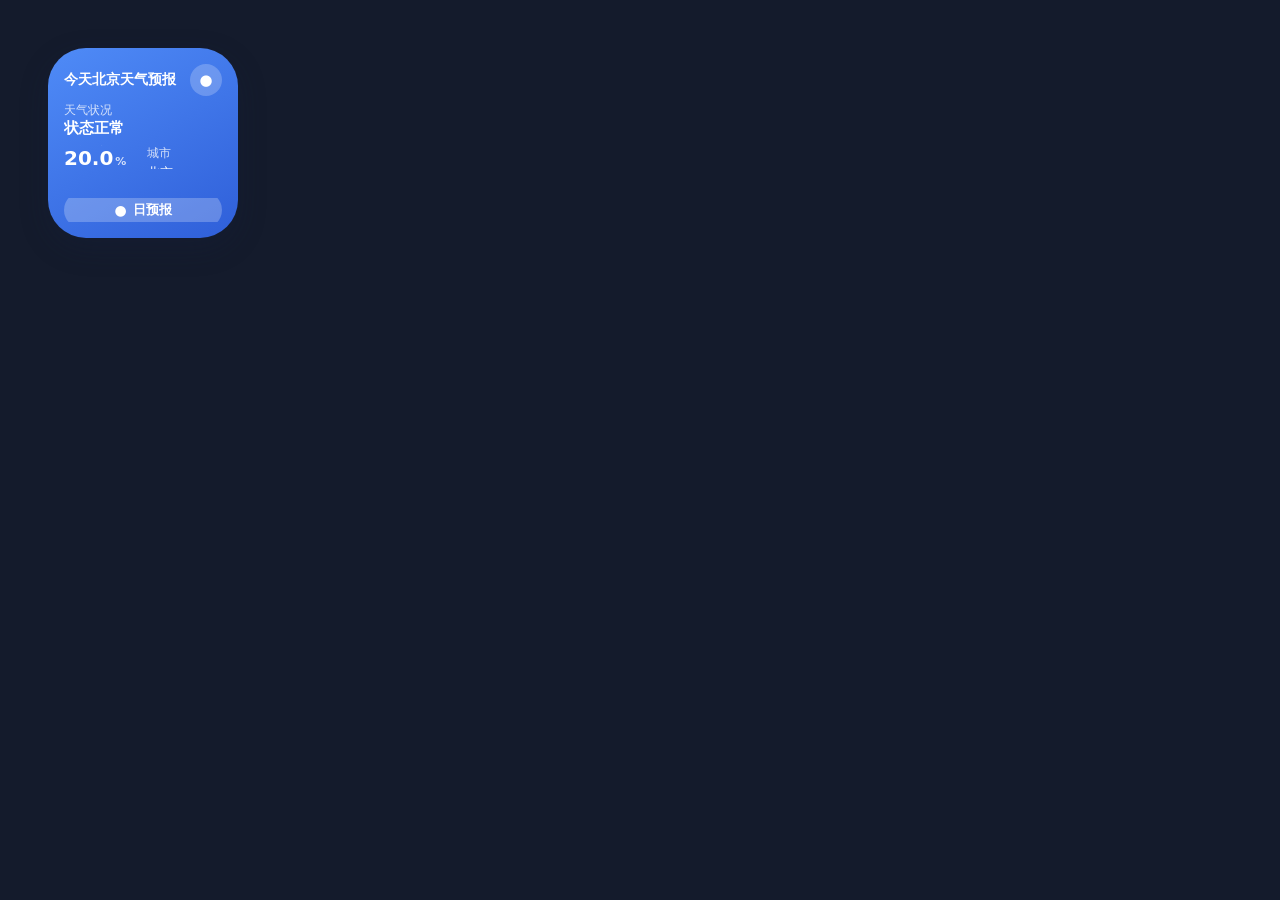
<file: _geo_card.html>
<body style="background:#141b2c;padding:40px"><style>
.gv2-card{position:relative;width:190px;height:190px;border-radius:38px;background:linear-gradient(150deg,#4f8bf7,#2f5fd9);
  color:#ffffff;padding:16px;box-sizing:border-box;overflow:hidden;box-shadow:0 10px 28px rgba(20,32,60,.28);
  font-family:'HarmonyOS Sans','PingFang SC','Microsoft YaHei',system-ui,sans-serif}
.gv2-card .grid{display:grid;width:100%;height:100%;grid-template-columns:repeat(12,1fr);
  grid-template-rows:repeat(12,1fr);gap:8px}
.gv2-card .titlebar{position:absolute;top:16px;left:16px;right:16px;display:flex;
  justify-content:space-between;align-items:center;pointer-events:none}
.gv2-card .titlebar .t{font-size:14px;font-weight:700}
.gv2-card .chip{width:32px;height:32px;border-radius:50%;background:rgba(255,255,255,.22);
  display:flex;align-items:center;justify-content:center;font-size:15px;flex-shrink:0}
.gv2-card .chip.ph{opacity:.85}
.gv2-card section{min-width:0;min-height:0;display:flex;align-items:stretch;overflow:hidden}
.gv2-card section>*{width:100%}
.gv2-card section.compact .hero{font-size:20px;letter-spacing:0}
.gv2-card section.compact .hero i{font-size:11px}
.gv2-card section.compact .lbl{font-size:10.5px}
.gv2-card section.compact .status b{font-size:13px;-webkit-line-clamp:1}
.gv2-card section.compact .ring{width:38px;height:38px}
.gv2-card section.compact .ring b{font-size:11px}
.gv2-card .lbl{display:block;font-size:12px;font-weight:500;color:rgba(255,255,255,.78);
  white-space:nowrap;overflow:hidden;text-overflow:ellipsis}
.gv2-card .metric{display:flex;flex-direction:column;justify-content:center;gap:2px}
.gv2-card .hero{font-size:34px;font-weight:700;line-height:1.05;letter-spacing:-.5px}
.gv2-card .hero i{font-style:normal;font-size:14px;font-weight:600;margin-left:2px;color:rgba(255,255,255,.78)}
.gv2-card .status{display:flex;flex-direction:column;justify-content:center;gap:2px}
.gv2-card .status b{font-size:15px;font-weight:700;line-height:1.3;display:-webkit-box;
  -webkit-line-clamp:2;-webkit-box-orient:vertical;overflow:hidden}
.gv2-card .text p{margin:2px 0 0;font-size:13px;line-height:1.45;color:#ffffff;
  display:-webkit-box;-webkit-line-clamp:3;-webkit-box-orient:vertical;overflow:hidden}
.gv2-card .pill{display:flex;align-items:center;justify-content:center;gap:6px;height:36px;
  align-self:center;border-radius:18px;background:rgba(255,255,255,.24);color:#ffffff;
  font-size:13px;font-weight:600;padding:0 14px;white-space:nowrap}
.gv2-card .pilligo{font-size:14px}
.gv2-card .switchrow,.gv2-card .sliderrow{display:flex;flex-direction:column;justify-content:center;gap:6px}
.gv2-card .switch{width:40px;height:22px;border-radius:11px;background:rgba(255,255,255,.22);position:relative;transition:.2s}
.gv2-card .switch.on{background:#ffd76b}
.gv2-card .switch .knob{position:absolute;top:2px;left:2px;width:18px;height:18px;border-radius:50%;
  background:#fff;box-shadow:0 1px 3px rgba(0,0,0,.25)}
.gv2-card .switch.on .knob{left:20px}
.gv2-card .slider{display:block;height:6px;border-radius:3px;background:rgba(255,255,255,.22);position:relative}
.gv2-card .slider::after{content:'';position:absolute;left:0;top:0;bottom:0;width:calc(var(--p)*1%);
  border-radius:3px;background:#ffd76b}
.gv2-card .progress{display:flex;flex-direction:column;align-items:flex-start;gap:4px;justify-content:center}
.gv2-card .ring{width:52px;height:52px;border-radius:50%;display:flex;align-items:center;justify-content:center;
  background:conic-gradient(#ffd76b calc(var(--p)*1%),rgba(255,255,255,.22) 0);position:relative}
.gv2-card .ring::before{content:'';position:absolute;inset:6px;border-radius:50%;background:#2f5fd9}
.gv2-card .ring b{position:relative;font-size:15px;font-weight:700}
.gv2-card .ring b i{font-style:normal;font-size:10px;font-weight:500;color:rgba(255,255,255,.78)}
.gv2-card .listbox{display:flex;flex-direction:column;justify-content:center;gap:4px;height:100%}
.gv2-card .chiprow{display:flex;gap:6px;align-items:center;height:100%;overflow-x:auto;
  scrollbar-width:none;-webkit-overflow-scrolling:touch}
.gv2-card .chiprow::-webkit-scrollbar{display:none}
.gv2-card .chipbtn{flex-shrink:0;height:28px;line-height:28px;padding:0 13px;border-radius:14px;
  background:rgba(255,255,255,.24);color:#ffffff;font-size:12px;font-weight:500;white-space:nowrap}
.gv2-card .media{width:100%;height:100%;border-radius:12px;background:rgba(255,255,255,.22);display:flex;
  flex-direction:column;align-items:center;justify-content:center;gap:2px;font-size:20px;opacity:.9}
.gv2-card .media span{font-size:10px;color:rgba(255,255,255,.78)}
.gv2-card .list{list-style:none;margin:0;padding:0;display:flex;flex-direction:column;justify-content:center;gap:5px}
.gv2-card .list li{font-size:12.5px;display:flex;align-items:center;gap:6px;white-space:nowrap;
  overflow:hidden;text-overflow:ellipsis}
.gv2-card .dot{width:5px;height:5px;border-radius:50%;background:#ffd76b;flex-shrink:0}
.gv2-card [data-unbound]{opacity:.55}
.gv2-card.with-title .grid{height:calc(100% - 38px);margin-top:38px}</style><div class="gv2-card with-title" data-template="free_2x2" data-size="2x2"><div class="titlebar"><span class="t">今天北京天气预报</span><span class="chip">●</span></div><div class="grid"><section style="grid-column:1/span 12;grid-row:1/span 4"><div class="status"><span class="lbl">天气状况</span><b>状态正常</b></div></section><section class="compact" style="grid-column:1/span 6;grid-row:5/span 3"><div class="metric"><span class="lbl">降水概率</span><span class="hero">20.0<i>%</i></span></div></section><section style="grid-column:7/span 6;grid-row:5/span 3"><div class="text"><span class="lbl">城市</span><p>北京</p></div></section><section style="grid-column:1/span 12;grid-row:10/span 3"><div class="pill"><span class="pilligo">●</span><span>日预报</span></div></section></div></div></body>
</file>
